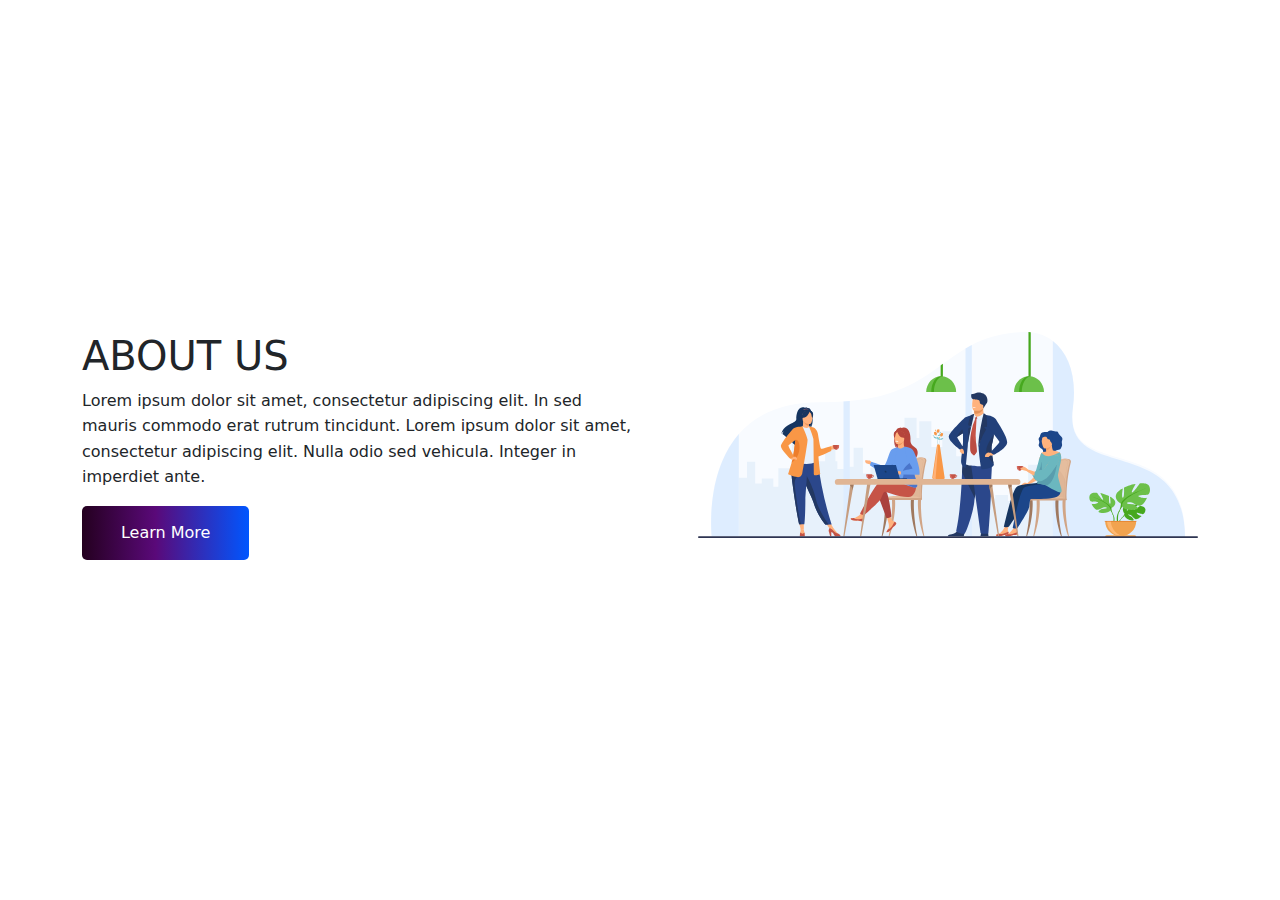
<file: AboutUs.html>
<!DOCTYPE html>
<html lang="en">
  <head>
    <meta charset="UTF-8" />
    <meta name="viewport" content="width=device-width, initial-scale=1.0" />
    <link rel="stylesheet" href="./css/About.css" />
    <link
      href="https://cdn.jsdelivr.net/npm/bootstrap@5.3.3/dist/css/bootstrap.min.css"
      rel="stylesheet"
      integrity="sha384-QWTKZyjpPEjISv5WaRU9OFeRpok6YctnYmDr5pNlyT2bRjXh0JMhjY6hW+ALEwIH"
      crossorigin="anonymous"
    />
    <title>AboutUs</title>
  </head>
  <body>
    <div>
      <div>
        <!DOCTYPE html>
        <html lang="en">
          <head>
            <meta charset="UTF-8" />
            <meta
              name="viewport"
              content="width=device-width, initial-scale=1.0"
            />
            <title>About Us</title>
          </head>
          <body>
            <div class="main_container">
                <div class="container">
                    <div class="w-50">
                      <h1>ABOUT US</h1>
                      <p>
                        Lorem ipsum dolor sit amet, consectetur adipiscing elit. In
                        sed mauris commodo erat rutrum tincidunt. Lorem ipsum dolor
                        sit amet, consectetur adipiscing elit. Nulla odio sed
                        vehicula. Integer in imperdiet ante.
                      </p>
                      <a href="./LearnAbout.html" class="text-decoration-none" > <button class="button">Learn More</button></a>
                    </div>
      
                    <div class="image">
                      <img
                        src="./assets/images/about1.svg"
                        alt="Team"
                      />
                    </div>
                  </div>
            </div>
            <script
              src="https://cdn.jsdelivr.net/npm/bootstrap@5.3.3/dist/js/bootstrap.bundle.min.js"
              integrity="sha384-YvpcrYf0tY3lHB60NNkmXc5s9fDVZLESaAA55NDzOxhy9GkcIdslK1eN7N6jIeHz"
              crossorigin="anonymous"
            ></script>
          </body>
        </html>
      </div>
    </div>
  </body>
</html>
</file>
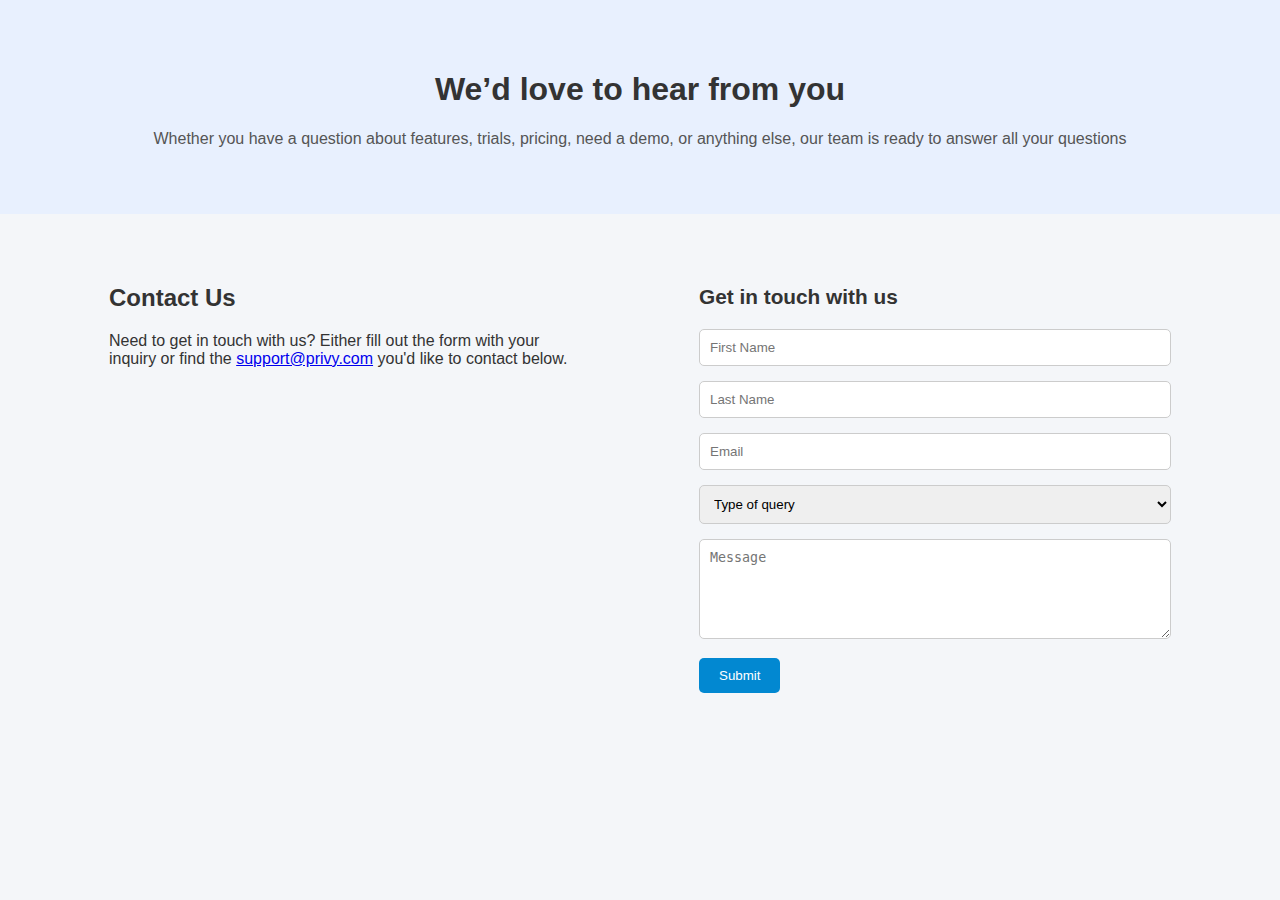
<file: contact.html>
<!DOCTYPE html>
<html lang="en">
<head>
    <meta charset="UTF-8">
    <meta name="viewport" content="width=device-width, initial-scale=1.0">
    <title>Freshworks Contact Page</title>
    <link rel="stylesheet" href="./css/contact.css">
</head>
<body>
    <header>
        <h1>We’d love to hear from you</h1>
        <p>Whether you have a question about features, trials, pricing, need a demo, or anything else, our team is ready to answer all your questions</p>
    </header>

    <section class="contact">
        <div class="sales-enquiries">
            <h2>Contact Us</h2>
            <p>Need to get in touch with us? Either fill out the form with your inquiry or find the <a href="mailto:support@privy.com">support@privy.com</a> you'd like to contact below.</p>

        </div>

        <div class="contact-form">
            <h3>Get in touch with us</h3>
            <form id="contactForm">
                <input type="text" id="firstName" placeholder="First Name" required>
                <input type="text" id="lastName" placeholder="Last Name" required>
                <input type="email" id="email" placeholder="Email" required>
                <select id="queryType">
                    <option value="" disabled selected>Type of query</option>
                    <option value="Support">Support</option>
                    <option value="General">General</option>
                </select>
                <textarea id="message" placeholder="Message" required></textarea>
                <button type="submit">Submit</button>
            </form>
        </div>
    </section>

    <script src="./js/contact.js"></script>
</body>
</html>
</file>
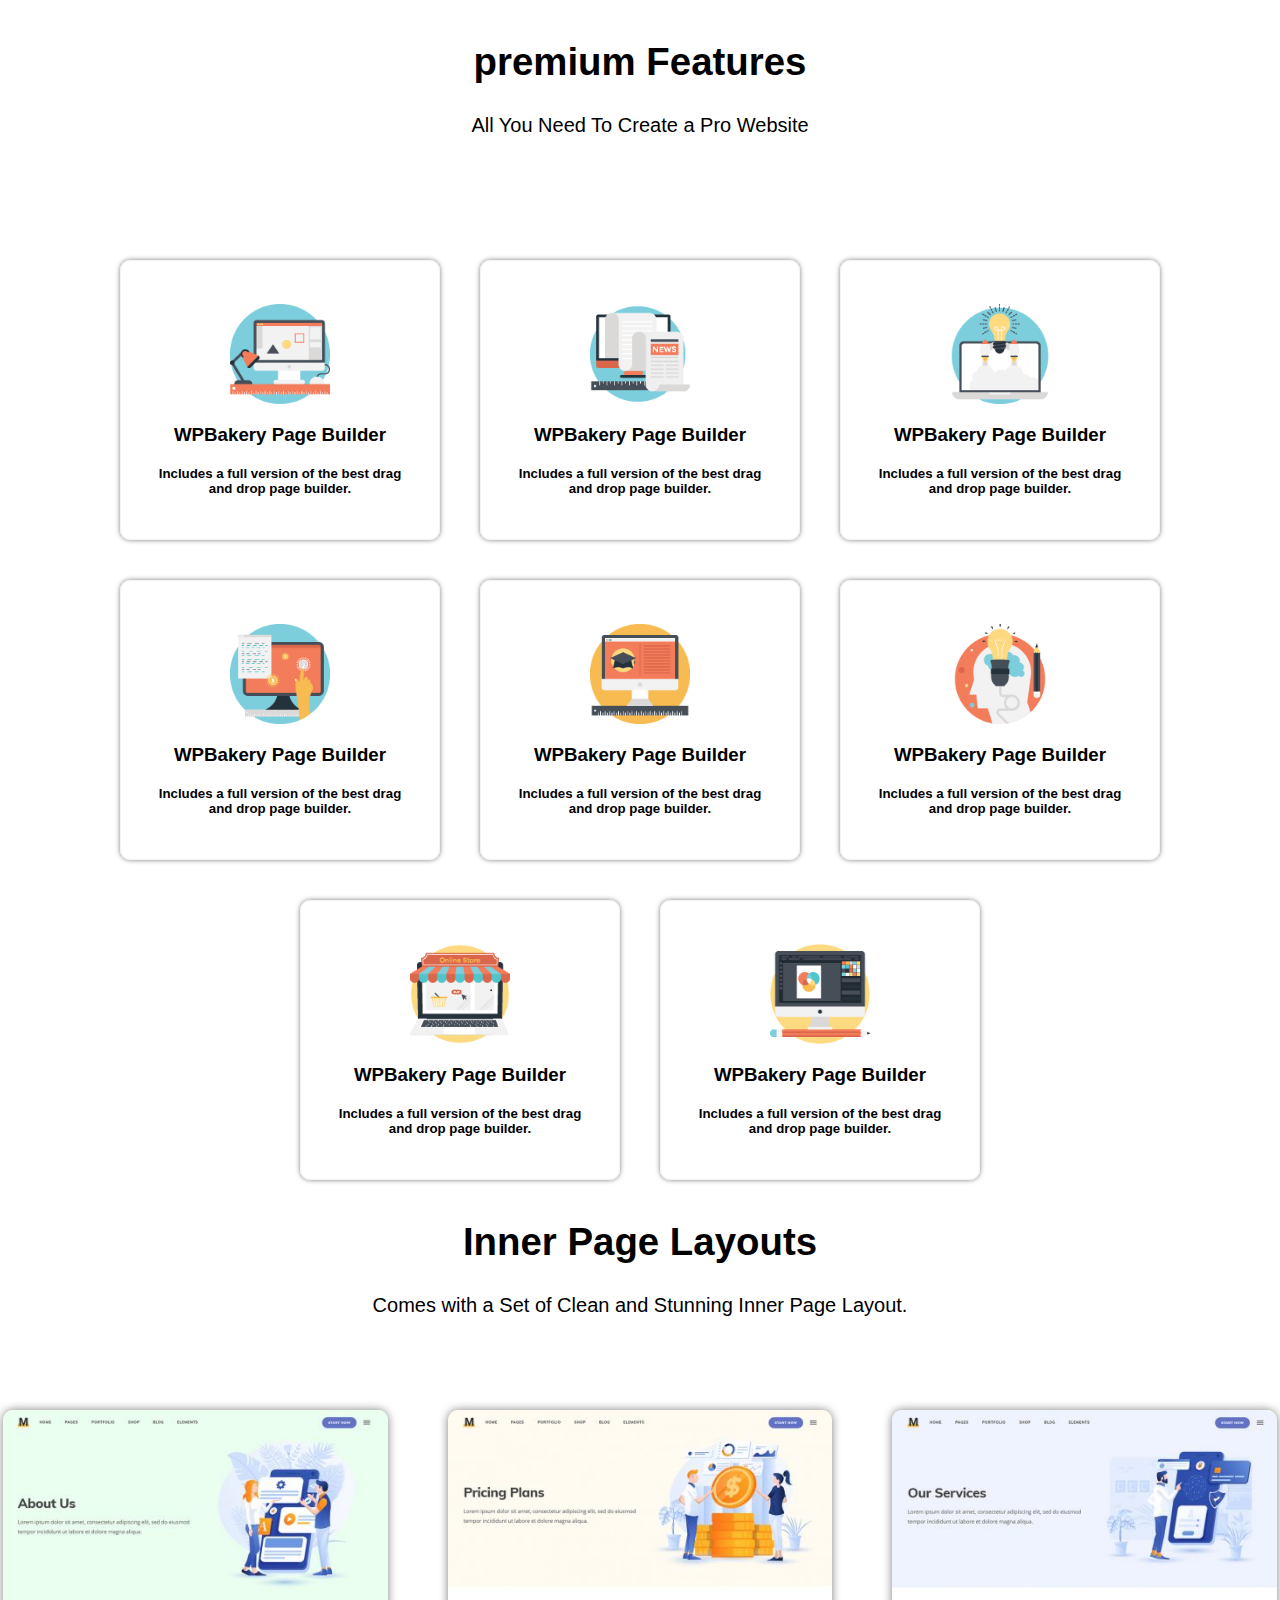
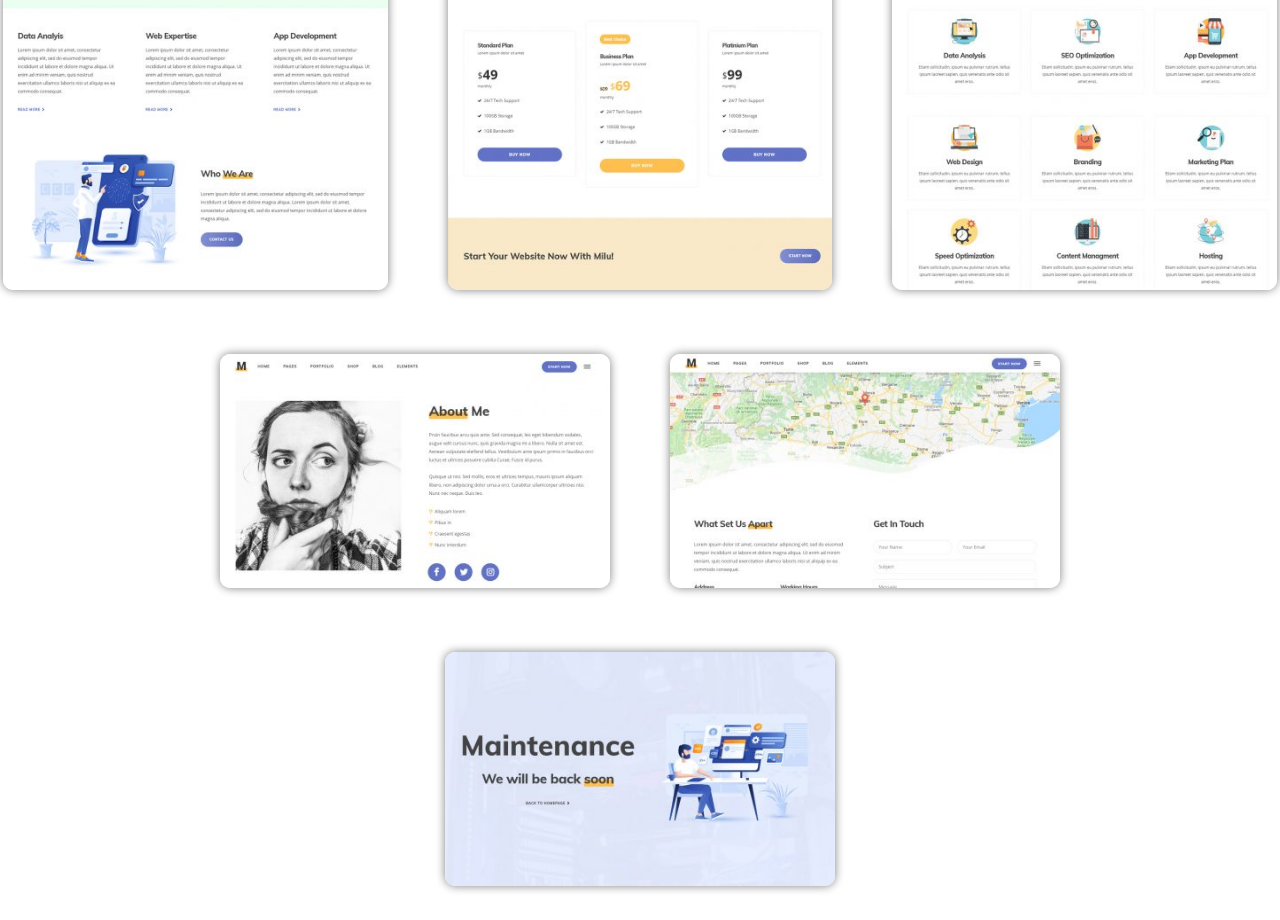
<file: container.html>
<!DOCTYPE html>
<html lang="en">
  <head>
    <meta charset="UTF-8" />
    <meta name="viewport" content="width=device-width, initial-scale=1.0" />
    <title>Document</title>
    <link rel="stylesheet" href="/css/container.css" />
  </head>
  <body>
    <div class="hero">
      <div class="khan">
        <h1 class="head1">premium Features</h1>
        <p class="good">All You Need To Create a Pro Website</p>
      </div>
      <div class="container-2">
        <div class="work10">
          <img src="./assets/icons/1.png" alt="" />
          <h3>WPBakery Page Builder</h3>
          <h5>
            Includes a full version of the best drag<br />
            and drop page builder.
          </h5>
        </div>
        <div class="work10">
          <img src="./assets/icons/2.png" alt="" />
          <h3>WPBakery Page Builder</h3>
          <h5>
            Includes a full version of the best drag<br />
            and drop page builder.
          </h5>
        </div>
        <div class="work10">
          <img src="./assets/icons/3.png" alt="" />
          <h3>WPBakery Page Builder</h3>
          <h5>
            Includes a full version of the best drag<br />
            and drop page builder.
          </h5>
        </div>
        <div class="work10">
          <img src="./assets/icons/4.png" alt="" />
          <h3>WPBakery Page Builder</h3>
          <h5>
            Includes a full version of the best drag<br />
            and drop page builder.
          </h5>
        </div>
        <div class="work10">
          <img src="./assets/icons/5.png" alt="" />
          <h3>WPBakery Page Builder</h3>
          <h5>
            Includes a full version of the best drag<br />
            and drop page builder.
          </h5>
        </div>
        <div class="work10">
          <img src="./assets/icons/6.png" alt="" />
          <h3>WPBakery Page Builder</h3>
          <h5>
            Includes a full version of the best drag<br />
            and drop page builder.
          </h5>
        </div>
        <div class="work10">
          <img src="./assets/icons/7.png" alt="" />
          <h3>WPBakery Page Builder</h3>
          <h5>
            Includes a full version of the best drag<br />
            and drop page builder.
          </h5>
        </div>
        <div class="work10">
          <img src="./assets/icons/8.png" alt="" />
          <h3>WPBakery Page Builder</h3>
          <h5>
            Includes a full version of the best drag<br />
            and drop page builder.
          </h5>
        </div>
      </div>
      <div class="khan">
        <h1 class="head1">Inner Page Layouts</h1>
        <p class="good po">
          Comes with a Set of Clean and Stunning Inner Page Layout.
        </p>
      </div>
      <!-- container-3 -->
      <div class="container-3">
        <div class="work20 mo">
          <img src="./assets/images/moinkhan.jpg" alt="" />
        </div>
        <div class="work20 mo">
          <img src="./assets/images/moinkhan1.jpg" alt="" />
        </div>
        <div class="work20 mo">
          <img src="./assets/images/moinkhan2.jpg" alt="" />
        </div>
        <div class="work20 co"><img src="./assets/images/moin1.jpg" alt="" /></div>
        <div class="work20 co"><img src="./assets/images/moin2.jpg" alt="" /></div>
        <div class="work20 co"><img src="./assets/images/moin3.jpg" alt="" /></div>
      </div>
    </div>
  </body>
</html>
</file>
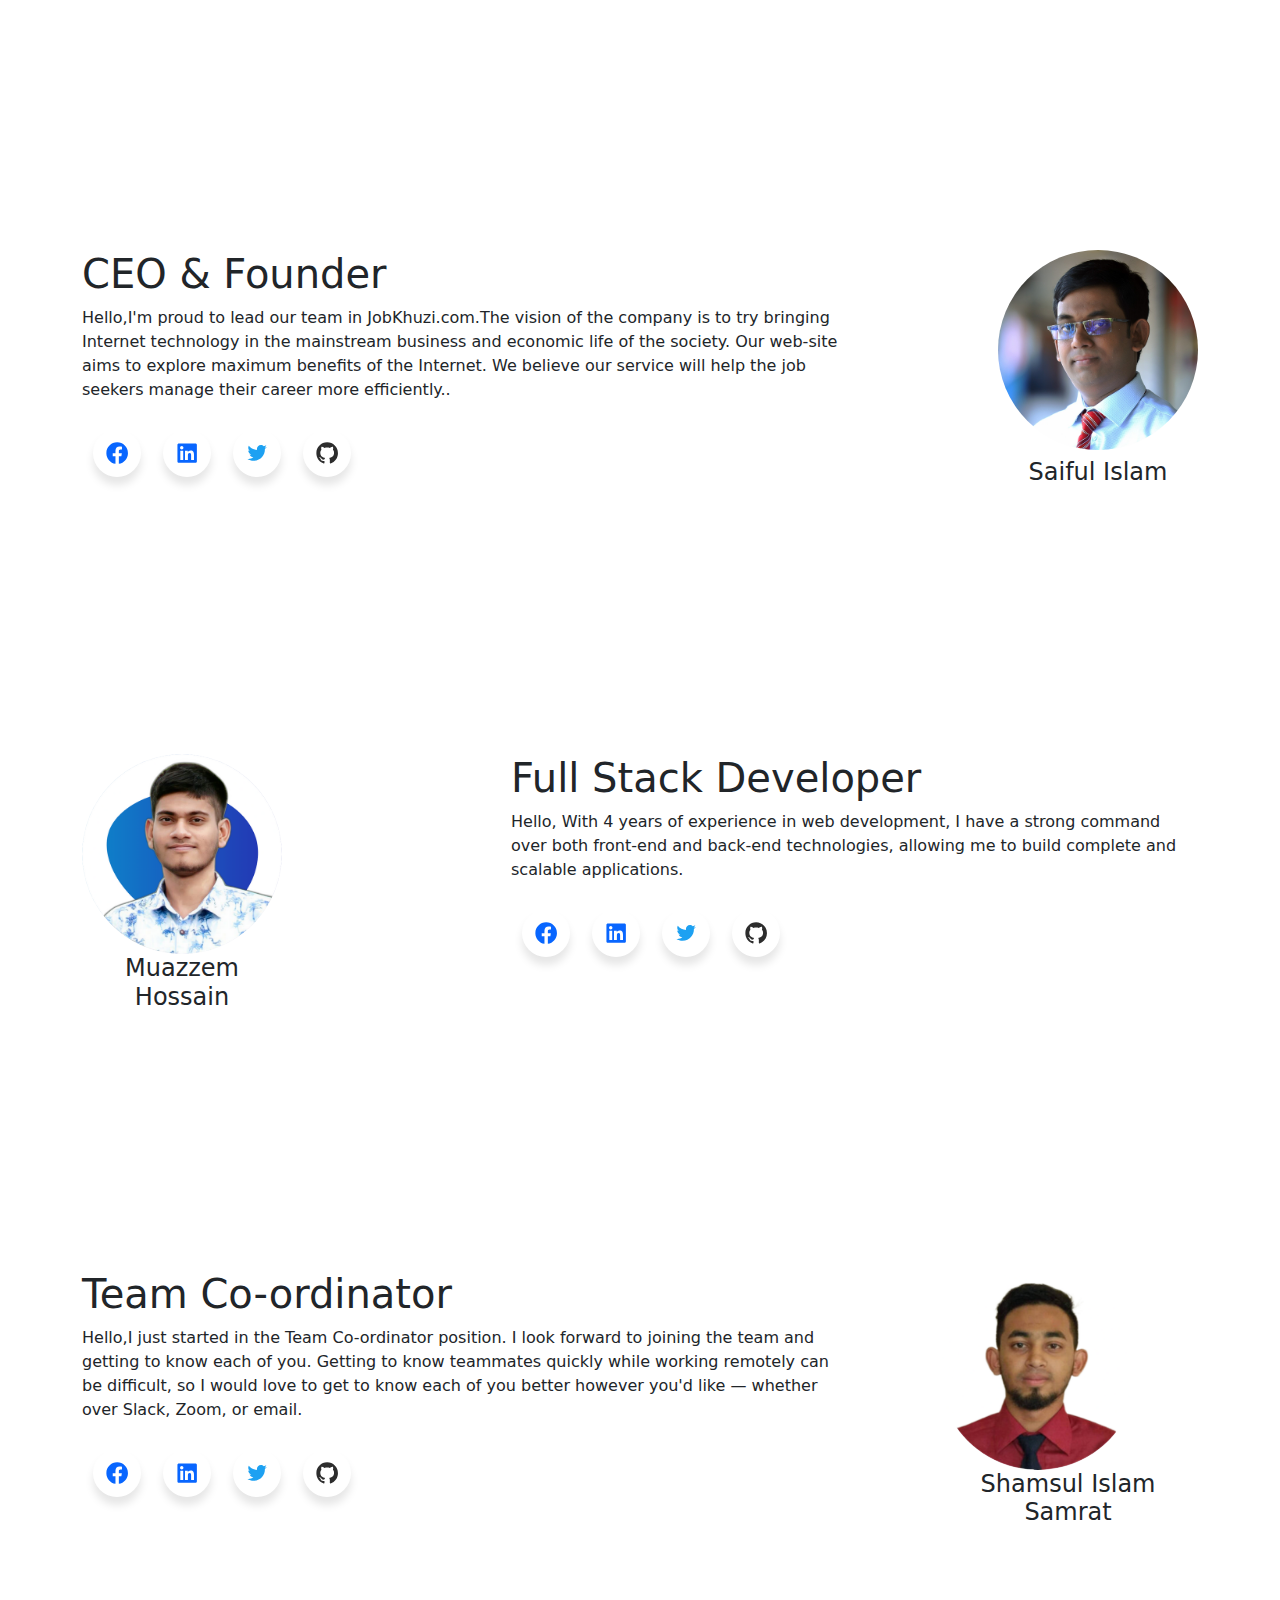
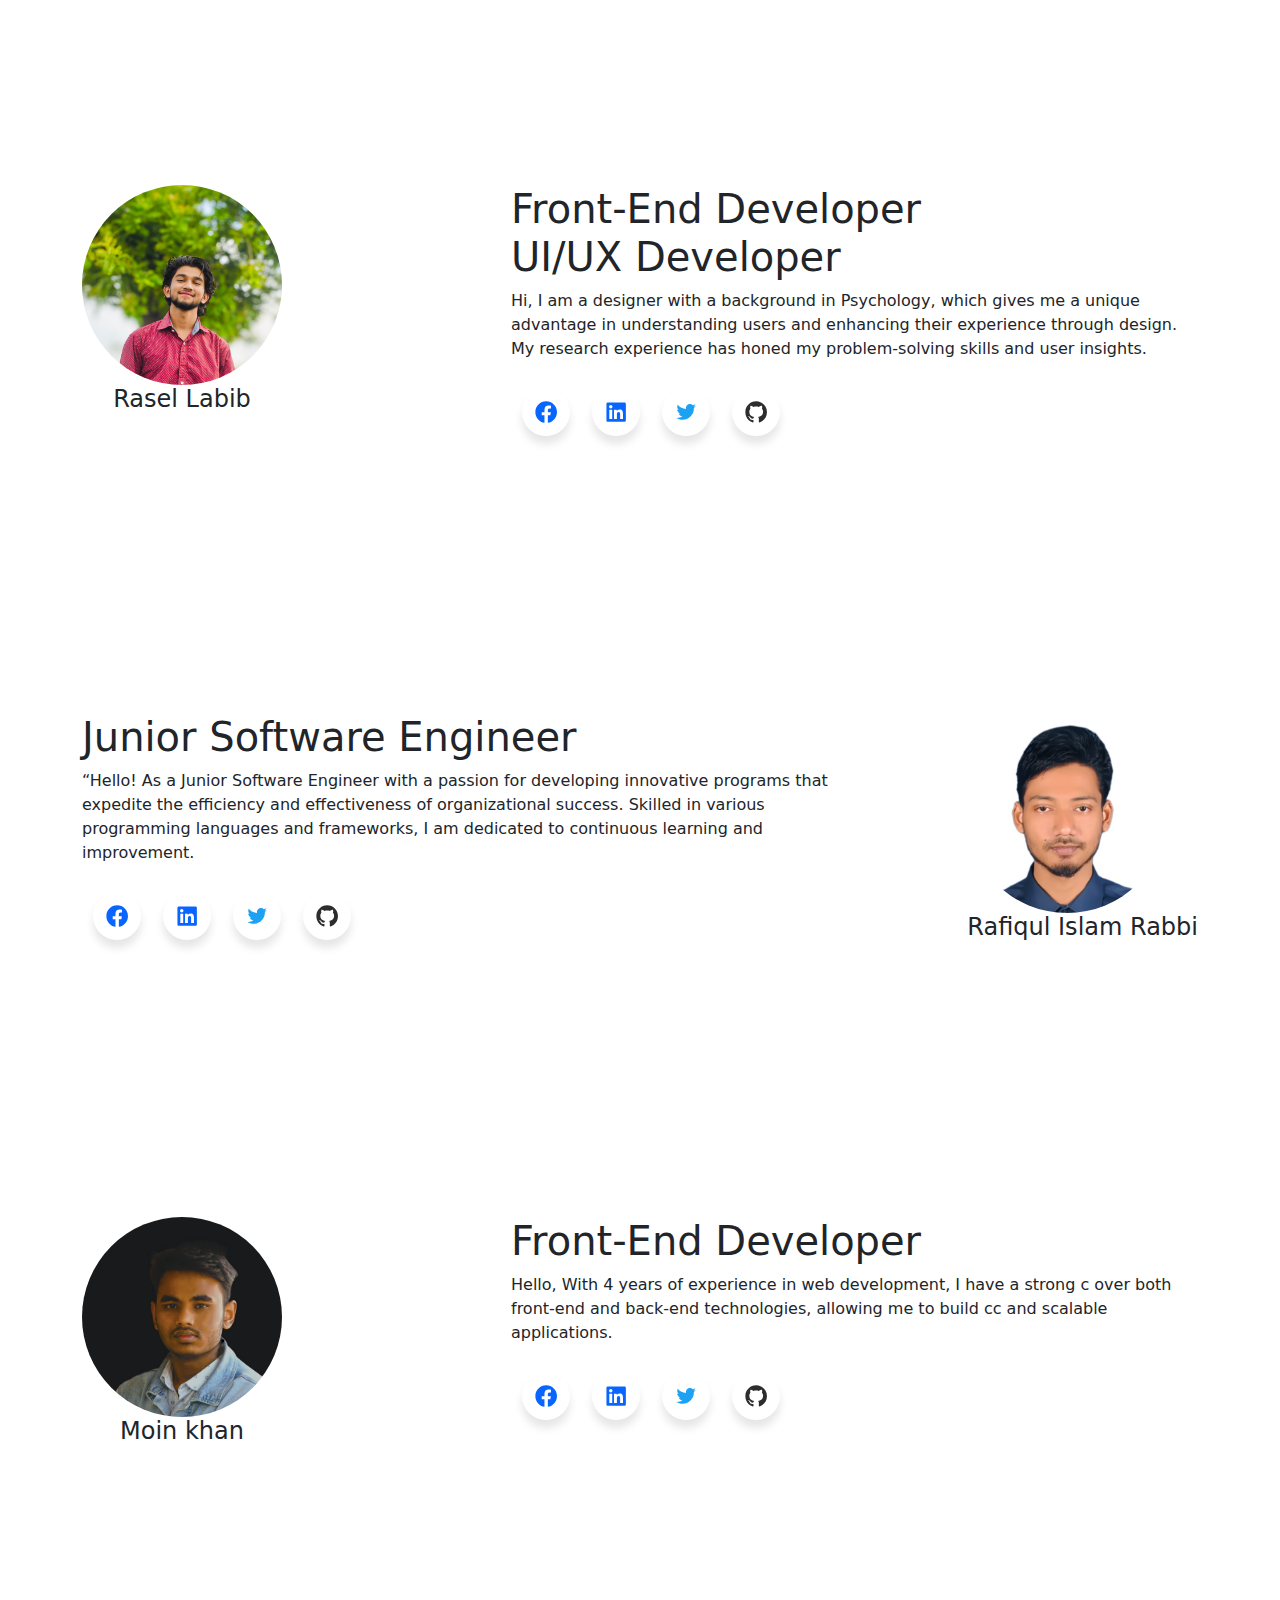
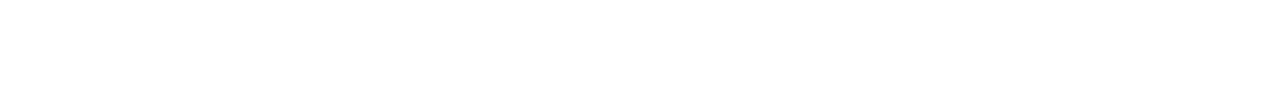
<file: LearnAbout.html>
<!DOCTYPE html>
<html lang="en">
  <head>
    <meta charset="UTF-8" />
    <meta name="viewport" content="width=device-width, initial-scale=1.0" />
    <link rel="stylesheet" href="./css/LearnAbout.css" />
    <link
      href="https://cdn.jsdelivr.net/npm/bootstrap@5.3.3/dist/css/bootstrap.min.css"
      rel="stylesheet"
      integrity="sha384-QWTKZyjpPEjISv5WaRU9OFeRpok6YctnYmDr5pNlyT2bRjXh0JMhjY6hW+ALEwIH"
      crossorigin="anonymous"
    />
    <title>Document</title>
  </head>
  <body>
    <div class="aboutContent container 1">
      <div class="me-5 pe-5 w-75">
        <div class="header">
          <h1>CEO & Founder</h1>
        </div>
        <div class="content">
          <p>
            Hello,I'm proud to lead our team in JobKhuzi.com.The vision of the
            company is to try bringing Internet technology in the mainstream
            business and economic life of the society. Our web-site aims to
            explore maximum benefits of the Internet. We believe our service
            will help the job seekers manage their career more efficiently..
          </p>
        </div>
        <div class="social-links">
          <ul class="wrapper">
            <a
              class="icon facebook"
              href="https://www.facebook.com/mr.saiful.azad"
              target="-blank"
            >
              <li>
                <svg
                  xmlns="http://www.w3.org/2000/svg"
                  viewBox="0 0 24 24"
                  height="1.8em"
                  class="facebook"
                  fill="currentColor"
                >
                  <path
                    d="M12.001 2C6.47813 2 2.00098 6.47715 2.00098 12C2.00098 16.9913 5.65783 21.1283 10.4385 21.8785V14.8906H7.89941V12H10.4385V9.79688C10.4385 7.29063 11.9314 5.90625 14.2156 5.90625C15.3097 5.90625 16.4541 6.10156 16.4541 6.10156V8.5625H15.1931C13.9509 8.5625 13.5635 9.33334 13.5635 10.1242V12H16.3369L15.8936 14.8906H13.5635V21.8785C18.3441 21.1283 22.001 16.9913 22.001 12C22.001 6.47715 17.5238 2 12.001 2Z"
                  ></path>
                </svg></li
            ></a>
            <a
              class="icon facebook"
              href="https://www.linkedin.com/in/saifulazad/"
              target="-blank"
            >
              <li>
                <svg
                  height="1.8em"
                  xmlns="http://www.w3.org/2000/svg"
                  viewBox="0 0 24 24"
                  fill="currentColor"
                >
                  <path
                    d="M18.3362 18.339H15.6707V14.1622C15.6707 13.1662 15.6505 11.8845 14.2817 11.8845C12.892 11.8845 12.6797 12.9683 12.6797 14.0887V18.339H10.0142V9.75H12.5747V10.9207H12.6092C12.967 10.2457 13.837 9.53325 15.1367 9.53325C17.8375 9.53325 18.337 11.3108 18.337 13.6245V18.339H18.3362ZM7.00373 8.57475C6.14573 8.57475 5.45648 7.88025 5.45648 7.026C5.45648 6.1725 6.14648 5.47875 7.00373 5.47875C7.85873 5.47875 8.55173 6.1725 8.55173 7.026C8.55173 7.88025 7.85798 8.57475 7.00373 8.57475ZM8.34023 18.339H5.66723V9.75H8.34023V18.339ZM19.6697 3H4.32923C3.59498 3 3.00098 3.5805 3.00098 4.29675V19.7033C3.00098 20.4202 3.59498 21 4.32923 21H19.6675C20.401 21 21.001 20.4202 21.001 19.7033V4.29675C21.001 3.5805 20.401 3 19.6675 3H19.6697Z"
                  ></path>
                </svg></li
            ></a>
            <a
              class="icon twitter"
              href="https://x.com/jobkhuzi"
              target="-blank"
            >
              <li>
                <svg
                  height="1.8em"
                  fill="currentColor"
                  viewBox="0 0 48 48"
                  xmlns="http://www.w3.org/2000/svg"
                  class="twitter"
                >
                  <path
                    d="M42,12.429c-1.323,0.586-2.746,0.977-4.247,1.162c1.526-0.906,2.7-2.351,3.251-4.058c-1.428,0.837-3.01,1.452-4.693,1.776C34.967,9.884,33.05,9,30.926,9c-4.08,0-7.387,3.278-7.387,7.32c0,0.572,0.067,1.129,0.193,1.67c-6.138-0.308-11.582-3.226-15.224-7.654c-0.64,1.082-1,2.349-1,3.686c0,2.541,1.301,4.778,3.285,6.096c-1.211-0.037-2.351-0.374-3.349-0.914c0,0.022,0,0.055,0,0.086c0,3.551,2.547,6.508,5.923,7.181c-0.617,0.169-1.269,0.263-1.941,0.263c-0.477,0-0.942-0.054-1.392-0.135c0.94,2.902,3.667,5.023,6.898,5.086c-2.528,1.96-5.712,3.134-9.174,3.134c-0.598,0-1.183-0.034-1.761-0.104C9.268,36.786,13.152,38,17.321,38c13.585,0,21.017-11.156,21.017-20.834c0-0.317-0.01-0.633-0.025-0.945C39.763,15.197,41.013,13.905,42,12.429"
                  ></path>
                </svg></li
            ></a>
            <a
              class="icon youtube"
              href="https://github.com/saifulazad"
              target="-blank"
            >
              <li>
                <svg
                  xmlns="http://www.w3.org/2000/svg"
                  viewBox="0 0 24 24"
                  height="1.8em"
                  fill="currentColor"
                  class="youtube"
                >
                  <path
                    d="M12.001 2C6.47598 2 2.00098 6.475 2.00098 12C2.00098 16.425 4.86348 20.1625 8.83848 21.4875C9.33848 21.575 9.52598 21.275 9.52598 21.0125C9.52598 20.775 9.51348 19.9875 9.51348 19.15C7.00098 19.6125 6.35098 18.5375 6.15098 17.975C6.03848 17.6875 5.55098 16.8 5.12598 16.5625C4.77598 16.375 4.27598 15.9125 5.11348 15.9C5.90098 15.8875 6.46348 16.625 6.65098 16.925C7.55098 18.4375 8.98848 18.0125 9.56348 17.75C9.65098 17.1 9.91348 16.6625 10.201 16.4125C7.97598 16.1625 5.65098 15.3 5.65098 11.475C5.65098 10.3875 6.03848 9.4875 6.67598 8.7875C6.57598 8.5375 6.22598 7.5125 6.77598 6.1375C6.77598 6.1375 7.61348 5.875 9.52598 7.1625C10.326 6.9375 11.176 6.825 12.026 6.825C12.876 6.825 13.726 6.9375 14.526 7.1625C16.4385 5.8625 17.276 6.1375 17.276 6.1375C17.826 7.5125 17.476 8.5375 17.376 8.7875C18.0135 9.4875 18.401 10.375 18.401 11.475C18.401 15.3125 16.0635 16.1625 13.8385 16.4125C14.201 16.725 14.5135 17.325 14.5135 18.2625C14.5135 19.6 14.501 20.675 14.501 21.0125C14.501 21.275 14.6885 21.5875 15.1885 21.4875C19.259 20.1133 21.9999 16.2963 22.001 12C22.001 6.475 17.526 2 12.001 2Z"
                  ></path>
                </svg></li
            ></a>
          </ul>
        </div>
      </div>

      <div class="text-center">
        <div class="profile-picture">
          <img
            src="./assets/TM0B5P75H-UMBQDQ9RB-709bb6025756-512.jpg"
            alt="Profile Picture"
          />
        </div>
        <div class="name pt-2">
          <h4>Saiful Islam</h4>
        </div>
      </div>
    </div>
    <div class="right container">
      <div class="text-center">
        <div class="profile-picture">
          <img
            src="./assets/TM0B5P75H-U02HD9GAR3K-5c2b75fd288f-512.png"
            alt="Profile Picture"
          />
        </div>
        <div class="name">
          <h4>Muazzem Hossain</h4>
        </div>
      </div>
      <div class="w-100 d-flex justify-content-end">
        <div class="w-75">
          <div class="header">
            <h1>Full Stack Developer</h1>
          </div>
          <div class="content">
            <p>
              Hello, With 4 years of experience in web development, I have a
              strong command over both front-end and back-end technologies,
              allowing me to build complete and scalable applications.
            </p>
          </div>
          <div class="social-links">
            <ul class="wrapper">
              <a
                class="icon facebook"
                href="https://www.facebook.com/muazzem.mamun2000"
                target="-blank"
              >
                <li>
                  <svg
                    xmlns="http://www.w3.org/2000/svg"
                    viewBox="0 0 24 24"
                    height="1.8em"
                    class="facebook"
                    fill="currentColor"
                  >
                    <path
                      d="M12.001 2C6.47813 2 2.00098 6.47715 2.00098 12C2.00098 16.9913 5.65783 21.1283 10.4385 21.8785V14.8906H7.89941V12H10.4385V9.79688C10.4385 7.29063 11.9314 5.90625 14.2156 5.90625C15.3097 5.90625 16.4541 6.10156 16.4541 6.10156V8.5625H15.1931C13.9509 8.5625 13.5635 9.33334 13.5635 10.1242V12H16.3369L15.8936 14.8906H13.5635V21.8785C18.3441 21.1283 22.001 16.9913 22.001 12C22.001 6.47715 17.5238 2 12.001 2Z"
                    ></path>
                  </svg></li
              ></a>
              <a
                class="icon facebook"
                href="https://www.linkedin.com/in/muazzem-hossain/"
                target="-blank"
              >
                <li>
                  <svg
                    height="1.8em"
                    xmlns="http://www.w3.org/2000/svg"
                    viewBox="0 0 24 24"
                    fill="currentColor"
                  >
                    <path
                      d="M18.3362 18.339H15.6707V14.1622C15.6707 13.1662 15.6505 11.8845 14.2817 11.8845C12.892 11.8845 12.6797 12.9683 12.6797 14.0887V18.339H10.0142V9.75H12.5747V10.9207H12.6092C12.967 10.2457 13.837 9.53325 15.1367 9.53325C17.8375 9.53325 18.337 11.3108 18.337 13.6245V18.339H18.3362ZM7.00373 8.57475C6.14573 8.57475 5.45648 7.88025 5.45648 7.026C5.45648 6.1725 6.14648 5.47875 7.00373 5.47875C7.85873 5.47875 8.55173 6.1725 8.55173 7.026C8.55173 7.88025 7.85798 8.57475 7.00373 8.57475ZM8.34023 18.339H5.66723V9.75H8.34023V18.339ZM19.6697 3H4.32923C3.59498 3 3.00098 3.5805 3.00098 4.29675V19.7033C3.00098 20.4202 3.59498 21 4.32923 21H19.6675C20.401 21 21.001 20.4202 21.001 19.7033V4.29675C21.001 3.5805 20.401 3 19.6675 3H19.6697Z"
                    ></path>
                  </svg></li
              ></a>
              <a
                class="icon twitter"
                href="https://x.com/muazzemmamun"
                target="-blank"
              >
                <li>
                  <svg
                    height="1.8em"
                    fill="currentColor"
                    viewBox="0 0 48 48"
                    xmlns="http://www.w3.org/2000/svg"
                    class="twitter"
                  >
                    <path
                      d="M42,12.429c-1.323,0.586-2.746,0.977-4.247,1.162c1.526-0.906,2.7-2.351,3.251-4.058c-1.428,0.837-3.01,1.452-4.693,1.776C34.967,9.884,33.05,9,30.926,9c-4.08,0-7.387,3.278-7.387,7.32c0,0.572,0.067,1.129,0.193,1.67c-6.138-0.308-11.582-3.226-15.224-7.654c-0.64,1.082-1,2.349-1,3.686c0,2.541,1.301,4.778,3.285,6.096c-1.211-0.037-2.351-0.374-3.349-0.914c0,0.022,0,0.055,0,0.086c0,3.551,2.547,6.508,5.923,7.181c-0.617,0.169-1.269,0.263-1.941,0.263c-0.477,0-0.942-0.054-1.392-0.135c0.94,2.902,3.667,5.023,6.898,5.086c-2.528,1.96-5.712,3.134-9.174,3.134c-0.598,0-1.183-0.034-1.761-0.104C9.268,36.786,13.152,38,17.321,38c13.585,0,21.017-11.156,21.017-20.834c0-0.317-0.01-0.633-0.025-0.945C39.763,15.197,41.013,13.905,42,12.429"
                    ></path>
                  </svg></li
              ></a>
              <a
                class="icon youtube"
                href="https://github.com/muazzeem"
                target="-blank"
              >
                <li>
                  <svg
                    xmlns="http://www.w3.org/2000/svg"
                    viewBox="0 0 24 24"
                    height="1.8em"
                    fill="currentColor"
                    class="youtube"
                  >
                    <path
                      d="M12.001 2C6.47598 2 2.00098 6.475 2.00098 12C2.00098 16.425 4.86348 20.1625 8.83848 21.4875C9.33848 21.575 9.52598 21.275 9.52598 21.0125C9.52598 20.775 9.51348 19.9875 9.51348 19.15C7.00098 19.6125 6.35098 18.5375 6.15098 17.975C6.03848 17.6875 5.55098 16.8 5.12598 16.5625C4.77598 16.375 4.27598 15.9125 5.11348 15.9C5.90098 15.8875 6.46348 16.625 6.65098 16.925C7.55098 18.4375 8.98848 18.0125 9.56348 17.75C9.65098 17.1 9.91348 16.6625 10.201 16.4125C7.97598 16.1625 5.65098 15.3 5.65098 11.475C5.65098 10.3875 6.03848 9.4875 6.67598 8.7875C6.57598 8.5375 6.22598 7.5125 6.77598 6.1375C6.77598 6.1375 7.61348 5.875 9.52598 7.1625C10.326 6.9375 11.176 6.825 12.026 6.825C12.876 6.825 13.726 6.9375 14.526 7.1625C16.4385 5.8625 17.276 6.1375 17.276 6.1375C17.826 7.5125 17.476 8.5375 17.376 8.7875C18.0135 9.4875 18.401 10.375 18.401 11.475C18.401 15.3125 16.0635 16.1625 13.8385 16.4125C14.201 16.725 14.5135 17.325 14.5135 18.2625C14.5135 19.6 14.501 20.675 14.501 21.0125C14.501 21.275 14.6885 21.5875 15.1885 21.4875C19.259 20.1133 21.9999 16.2963 22.001 12C22.001 6.475 17.526 2 12.001 2Z"
                    ></path>
                  </svg></li
              ></a>
            </ul>
          </div>
        </div>
      </div>
    </div>
    <div class="aboutContent container 1">
      <div class="me-5 pe-5 w-75">
        <div class="header">
          <h1>Team Co-ordinator</h1>
        </div>
        <div class="content">
          <p>
            Hello,I just started in the Team Co-ordinator position. I look
            forward to joining the team and getting to know each of you. Getting
            to know teammates quickly while working remotely can be difficult,
            so I would love to get to know each of you better however you'd like
            — whether over Slack, Zoom, or email.
          </p>
        </div>
        <div class="social-links">
          <ul class="wrapper">
            <a
              class="icon facebook"
              href="https://www.facebook.com/shamsulsamrat1090"
              target="-blank"
            >
              <li>
                <svg
                  xmlns="http://www.w3.org/2000/svg"
                  viewBox="0 0 24 24"
                  height="1.8em"
                  class="facebook"
                  fill="currentColor"
                >
                  <path
                    d="M12.001 2C6.47813 2 2.00098 6.47715 2.00098 12C2.00098 16.9913 5.65783 21.1283 10.4385 21.8785V14.8906H7.89941V12H10.4385V9.79688C10.4385 7.29063 11.9314 5.90625 14.2156 5.90625C15.3097 5.90625 16.4541 6.10156 16.4541 6.10156V8.5625H15.1931C13.9509 8.5625 13.5635 9.33334 13.5635 10.1242V12H16.3369L15.8936 14.8906H13.5635V21.8785C18.3441 21.1283 22.001 16.9913 22.001 12C22.001 6.47715 17.5238 2 12.001 2Z"
                  ></path>
                </svg></li
            ></a>
            <a
              class="icon facebook"
              href="https://www.linkedin.com/in/shamsulislamsamrat/"
              target="-blank"
            >
              <li>
                <svg
                  height="1.8em"
                  xmlns="http://www.w3.org/2000/svg"
                  viewBox="0 0 24 24"
                  fill="currentColor"
                >
                  <path
                    d="M18.3362 18.339H15.6707V14.1622C15.6707 13.1662 15.6505 11.8845 14.2817 11.8845C12.892 11.8845 12.6797 12.9683 12.6797 14.0887V18.339H10.0142V9.75H12.5747V10.9207H12.6092C12.967 10.2457 13.837 9.53325 15.1367 9.53325C17.8375 9.53325 18.337 11.3108 18.337 13.6245V18.339H18.3362ZM7.00373 8.57475C6.14573 8.57475 5.45648 7.88025 5.45648 7.026C5.45648 6.1725 6.14648 5.47875 7.00373 5.47875C7.85873 5.47875 8.55173 6.1725 8.55173 7.026C8.55173 7.88025 7.85798 8.57475 7.00373 8.57475ZM8.34023 18.339H5.66723V9.75H8.34023V18.339ZM19.6697 3H4.32923C3.59498 3 3.00098 3.5805 3.00098 4.29675V19.7033C3.00098 20.4202 3.59498 21 4.32923 21H19.6675C20.401 21 21.001 20.4202 21.001 19.7033V4.29675C21.001 3.5805 20.401 3 19.6675 3H19.6697Z"
                  ></path>
                </svg></li
            ></a>
            <a
              class="icon twitter"
              href="https://x.com/jobkhuzi"
              target="-blank"
            >
              <li>
                <svg
                  height="1.8em"
                  fill="currentColor"
                  viewBox="0 0 48 48"
                  xmlns="http://www.w3.org/2000/svg"
                  class="twitter"
                >
                  <path
                    d="M42,12.429c-1.323,0.586-2.746,0.977-4.247,1.162c1.526-0.906,2.7-2.351,3.251-4.058c-1.428,0.837-3.01,1.452-4.693,1.776C34.967,9.884,33.05,9,30.926,9c-4.08,0-7.387,3.278-7.387,7.32c0,0.572,0.067,1.129,0.193,1.67c-6.138-0.308-11.582-3.226-15.224-7.654c-0.64,1.082-1,2.349-1,3.686c0,2.541,1.301,4.778,3.285,6.096c-1.211-0.037-2.351-0.374-3.349-0.914c0,0.022,0,0.055,0,0.086c0,3.551,2.547,6.508,5.923,7.181c-0.617,0.169-1.269,0.263-1.941,0.263c-0.477,0-0.942-0.054-1.392-0.135c0.94,2.902,3.667,5.023,6.898,5.086c-2.528,1.96-5.712,3.134-9.174,3.134c-0.598,0-1.183-0.034-1.761-0.104C9.268,36.786,13.152,38,17.321,38c13.585,0,21.017-11.156,21.017-20.834c0-0.317-0.01-0.633-0.025-0.945C39.763,15.197,41.013,13.905,42,12.429"
                  ></path>
                </svg></li
            ></a>
            <a
              class="icon youtube"
              href="https://x.com/jobkhuzi"
              target="-blank"
            >
              <li>
                <svg
                  xmlns="http://www.w3.org/2000/svg"
                  viewBox="0 0 24 24"
                  height="1.8em"
                  fill="currentColor"
                  class="youtube"
                >
                  <path
                    d="M12.001 2C6.47598 2 2.00098 6.475 2.00098 12C2.00098 16.425 4.86348 20.1625 8.83848 21.4875C9.33848 21.575 9.52598 21.275 9.52598 21.0125C9.52598 20.775 9.51348 19.9875 9.51348 19.15C7.00098 19.6125 6.35098 18.5375 6.15098 17.975C6.03848 17.6875 5.55098 16.8 5.12598 16.5625C4.77598 16.375 4.27598 15.9125 5.11348 15.9C5.90098 15.8875 6.46348 16.625 6.65098 16.925C7.55098 18.4375 8.98848 18.0125 9.56348 17.75C9.65098 17.1 9.91348 16.6625 10.201 16.4125C7.97598 16.1625 5.65098 15.3 5.65098 11.475C5.65098 10.3875 6.03848 9.4875 6.67598 8.7875C6.57598 8.5375 6.22598 7.5125 6.77598 6.1375C6.77598 6.1375 7.61348 5.875 9.52598 7.1625C10.326 6.9375 11.176 6.825 12.026 6.825C12.876 6.825 13.726 6.9375 14.526 7.1625C16.4385 5.8625 17.276 6.1375 17.276 6.1375C17.826 7.5125 17.476 8.5375 17.376 8.7875C18.0135 9.4875 18.401 10.375 18.401 11.475C18.401 15.3125 16.0635 16.1625 13.8385 16.4125C14.201 16.725 14.5135 17.325 14.5135 18.2625C14.5135 19.6 14.501 20.675 14.501 21.0125C14.501 21.275 14.6885 21.5875 15.1885 21.4875C19.259 20.1133 21.9999 16.2963 22.001 12C22.001 6.475 17.526 2 12.001 2Z"
                  ></path>
                </svg></li
            ></a>
          </ul>
        </div>
      </div>
      <div class="text-center">
        <div class="profile-picture">
          <img
            src="./assets/TM0B5P75H-U02GH50R15H-26d47fd1ff68-512.png"
            alt="Profile Picture"
          />
        </div>
        <div class="name">
          <h4>Shamsul Islam Samrat</h4>
        </div>
      </div>
    </div>
    <div class="right container">
      <div class="text-center">
        <div class="profile-picture">
          <img
            src="./assets/A88E09F4-682F-4E58-95DB-0713EA2B75E6_1_201_a.jpeg"
            alt="Profile Picture"
          />
        </div>
        <div class="name">
          <h4>Rasel Labib</h4>
        </div>
      </div>
      <div class="w-100 d-flex justify-content-end">
        <div class="w-75">
          <div class="header">
            <h1>
              Front-End Developer <br />
              UI/UX Developer
            </h1>
          </div>
          <div class="content">
            <p>
              Hi, I am a designer with a background in Psychology, which gives
              me a unique advantage in understanding users and enhancing their
              experience through design. My research experience has honed my
              problem-solving skills and user insights.
            </p>
          </div>
          <div class="social-links">
            <ul class="wrapper">
              <a
                class="icon facebook"
                href="https://www.facebook.com/mr.saiful.azad"
                target="-blank"
              >
                <li>
                  <svg
                    xmlns="http://www.w3.org/2000/svg"
                    viewBox="0 0 24 24"
                    height="1.8em"
                    class="facebook"
                    fill="currentColor"
                  >
                    <path
                      d="M12.001 2C6.47813 2 2.00098 6.47715 2.00098 12C2.00098 16.9913 5.65783 21.1283 10.4385 21.8785V14.8906H7.89941V12H10.4385V9.79688C10.4385 7.29063 11.9314 5.90625 14.2156 5.90625C15.3097 5.90625 16.4541 6.10156 16.4541 6.10156V8.5625H15.1931C13.9509 8.5625 13.5635 9.33334 13.5635 10.1242V12H16.3369L15.8936 14.8906H13.5635V21.8785C18.3441 21.1283 22.001 16.9913 22.001 12C22.001 6.47715 17.5238 2 12.001 2Z"
                    ></path>
                  </svg></li
              ></a>
              <a
                class="icon facebook"
                href="https://www.linkedin.com/in/saifulazad/"
                target="-blank"
              >
                <li>
                  <svg
                    height="1.8em"
                    xmlns="http://www.w3.org/2000/svg"
                    viewBox="0 0 24 24"
                    fill="currentColor"
                  >
                    <path
                      d="M18.3362 18.339H15.6707V14.1622C15.6707 13.1662 15.6505 11.8845 14.2817 11.8845C12.892 11.8845 12.6797 12.9683 12.6797 14.0887V18.339H10.0142V9.75H12.5747V10.9207H12.6092C12.967 10.2457 13.837 9.53325 15.1367 9.53325C17.8375 9.53325 18.337 11.3108 18.337 13.6245V18.339H18.3362ZM7.00373 8.57475C6.14573 8.57475 5.45648 7.88025 5.45648 7.026C5.45648 6.1725 6.14648 5.47875 7.00373 5.47875C7.85873 5.47875 8.55173 6.1725 8.55173 7.026C8.55173 7.88025 7.85798 8.57475 7.00373 8.57475ZM8.34023 18.339H5.66723V9.75H8.34023V18.339ZM19.6697 3H4.32923C3.59498 3 3.00098 3.5805 3.00098 4.29675V19.7033C3.00098 20.4202 3.59498 21 4.32923 21H19.6675C20.401 21 21.001 20.4202 21.001 19.7033V4.29675C21.001 3.5805 20.401 3 19.6675 3H19.6697Z"
                    ></path>
                  </svg></li
              ></a>
              <a
                class="icon twitter"
                href="https://x.com/jobkhuzi"
                target="-blank"
              >
                <li>
                  <svg
                    height="1.8em"
                    fill="currentColor"
                    viewBox="0 0 48 48"
                    xmlns="http://www.w3.org/2000/svg"
                    class="twitter"
                  >
                    <path
                      d="M42,12.429c-1.323,0.586-2.746,0.977-4.247,1.162c1.526-0.906,2.7-2.351,3.251-4.058c-1.428,0.837-3.01,1.452-4.693,1.776C34.967,9.884,33.05,9,30.926,9c-4.08,0-7.387,3.278-7.387,7.32c0,0.572,0.067,1.129,0.193,1.67c-6.138-0.308-11.582-3.226-15.224-7.654c-0.64,1.082-1,2.349-1,3.686c0,2.541,1.301,4.778,3.285,6.096c-1.211-0.037-2.351-0.374-3.349-0.914c0,0.022,0,0.055,0,0.086c0,3.551,2.547,6.508,5.923,7.181c-0.617,0.169-1.269,0.263-1.941,0.263c-0.477,0-0.942-0.054-1.392-0.135c0.94,2.902,3.667,5.023,6.898,5.086c-2.528,1.96-5.712,3.134-9.174,3.134c-0.598,0-1.183-0.034-1.761-0.104C9.268,36.786,13.152,38,17.321,38c13.585,0,21.017-11.156,21.017-20.834c0-0.317-0.01-0.633-0.025-0.945C39.763,15.197,41.013,13.905,42,12.429"
                    ></path>
                  </svg></li
              ></a>
              <a
                class="icon youtube"
                href="https://x.com/jobkhuzi"
                target="-blank"
              >
                <li>
                  <svg
                    xmlns="http://www.w3.org/2000/svg"
                    viewBox="0 0 24 24"
                    height="1.8em"
                    fill="currentColor"
                    class="youtube"
                  >
                    <path
                      d="M12.001 2C6.47598 2 2.00098 6.475 2.00098 12C2.00098 16.425 4.86348 20.1625 8.83848 21.4875C9.33848 21.575 9.52598 21.275 9.52598 21.0125C9.52598 20.775 9.51348 19.9875 9.51348 19.15C7.00098 19.6125 6.35098 18.5375 6.15098 17.975C6.03848 17.6875 5.55098 16.8 5.12598 16.5625C4.77598 16.375 4.27598 15.9125 5.11348 15.9C5.90098 15.8875 6.46348 16.625 6.65098 16.925C7.55098 18.4375 8.98848 18.0125 9.56348 17.75C9.65098 17.1 9.91348 16.6625 10.201 16.4125C7.97598 16.1625 5.65098 15.3 5.65098 11.475C5.65098 10.3875 6.03848 9.4875 6.67598 8.7875C6.57598 8.5375 6.22598 7.5125 6.77598 6.1375C6.77598 6.1375 7.61348 5.875 9.52598 7.1625C10.326 6.9375 11.176 6.825 12.026 6.825C12.876 6.825 13.726 6.9375 14.526 7.1625C16.4385 5.8625 17.276 6.1375 17.276 6.1375C17.826 7.5125 17.476 8.5375 17.376 8.7875C18.0135 9.4875 18.401 10.375 18.401 11.475C18.401 15.3125 16.0635 16.1625 13.8385 16.4125C14.201 16.725 14.5135 17.325 14.5135 18.2625C14.5135 19.6 14.501 20.675 14.501 21.0125C14.501 21.275 14.6885 21.5875 15.1885 21.4875C19.259 20.1133 21.9999 16.2963 22.001 12C22.001 6.475 17.526 2 12.001 2Z"
                    ></path>
                  </svg></li
              ></a>
            </ul>
          </div>
        </div>
      </div>
    </div>
    <div class="aboutContent container 1">
      <div class="me-5 pe-5 w-75">
        <div class="header">
          <h1>Junior Software Engineer</h1>
        </div>
        <div class="content">
          <p>
            “Hello! As a Junior Software Engineer with a passion for developing
            innovative programs that expedite the efficiency and effectiveness
            of organizational success. Skilled in various programming languages
            and frameworks, I am dedicated to continuous learning and
            improvement.
          </p>
        </div>
        <div class="social-links">
          <ul class="wrapper">
            <a
              class="icon facebook"
              href="https://www.facebook.com/mr.saiful.azad"
              target="-blank"
            >
              <li>
                <svg
                  xmlns="http://www.w3.org/2000/svg"
                  viewBox="0 0 24 24"
                  height="1.8em"
                  class="facebook"
                  fill="currentColor"
                >
                  <path
                    d="M12.001 2C6.47813 2 2.00098 6.47715 2.00098 12C2.00098 16.9913 5.65783 21.1283 10.4385 21.8785V14.8906H7.89941V12H10.4385V9.79688C10.4385 7.29063 11.9314 5.90625 14.2156 5.90625C15.3097 5.90625 16.4541 6.10156 16.4541 6.10156V8.5625H15.1931C13.9509 8.5625 13.5635 9.33334 13.5635 10.1242V12H16.3369L15.8936 14.8906H13.5635V21.8785C18.3441 21.1283 22.001 16.9913 22.001 12C22.001 6.47715 17.5238 2 12.001 2Z"
                  ></path>
                </svg></li
            ></a>
            <a
              class="icon facebook"
              href="https://www.linkedin.com/in/saifulazad/"
              target="-blank"
            >
              <li>
                <svg
                  height="1.8em"
                  xmlns="http://www.w3.org/2000/svg"
                  viewBox="0 0 24 24"
                  fill="currentColor"
                >
                  <path
                    d="M18.3362 18.339H15.6707V14.1622C15.6707 13.1662 15.6505 11.8845 14.2817 11.8845C12.892 11.8845 12.6797 12.9683 12.6797 14.0887V18.339H10.0142V9.75H12.5747V10.9207H12.6092C12.967 10.2457 13.837 9.53325 15.1367 9.53325C17.8375 9.53325 18.337 11.3108 18.337 13.6245V18.339H18.3362ZM7.00373 8.57475C6.14573 8.57475 5.45648 7.88025 5.45648 7.026C5.45648 6.1725 6.14648 5.47875 7.00373 5.47875C7.85873 5.47875 8.55173 6.1725 8.55173 7.026C8.55173 7.88025 7.85798 8.57475 7.00373 8.57475ZM8.34023 18.339H5.66723V9.75H8.34023V18.339ZM19.6697 3H4.32923C3.59498 3 3.00098 3.5805 3.00098 4.29675V19.7033C3.00098 20.4202 3.59498 21 4.32923 21H19.6675C20.401 21 21.001 20.4202 21.001 19.7033V4.29675C21.001 3.5805 20.401 3 19.6675 3H19.6697Z"
                  ></path>
                </svg></li
            ></a>
            <a
              class="icon twitter"
              href="https://x.com/jobkhuzi"
              target="-blank"
            >
              <li>
                <svg
                  height="1.8em"
                  fill="currentColor"
                  viewBox="0 0 48 48"
                  xmlns="http://www.w3.org/2000/svg"
                  class="twitter"
                >
                  <path
                    d="M42,12.429c-1.323,0.586-2.746,0.977-4.247,1.162c1.526-0.906,2.7-2.351,3.251-4.058c-1.428,0.837-3.01,1.452-4.693,1.776C34.967,9.884,33.05,9,30.926,9c-4.08,0-7.387,3.278-7.387,7.32c0,0.572,0.067,1.129,0.193,1.67c-6.138-0.308-11.582-3.226-15.224-7.654c-0.64,1.082-1,2.349-1,3.686c0,2.541,1.301,4.778,3.285,6.096c-1.211-0.037-2.351-0.374-3.349-0.914c0,0.022,0,0.055,0,0.086c0,3.551,2.547,6.508,5.923,7.181c-0.617,0.169-1.269,0.263-1.941,0.263c-0.477,0-0.942-0.054-1.392-0.135c0.94,2.902,3.667,5.023,6.898,5.086c-2.528,1.96-5.712,3.134-9.174,3.134c-0.598,0-1.183-0.034-1.761-0.104C9.268,36.786,13.152,38,17.321,38c13.585,0,21.017-11.156,21.017-20.834c0-0.317-0.01-0.633-0.025-0.945C39.763,15.197,41.013,13.905,42,12.429"
                  ></path>
                </svg></li
            ></a>
            <a
              class="icon youtube"
              href="https://x.com/jobkhuzi"
              target="-blank"
            >
              <li>
                <svg
                  xmlns="http://www.w3.org/2000/svg"
                  viewBox="0 0 24 24"
                  height="1.8em"
                  fill="currentColor"
                  class="youtube"
                >
                  <path
                    d="M12.001 2C6.47598 2 2.00098 6.475 2.00098 12C2.00098 16.425 4.86348 20.1625 8.83848 21.4875C9.33848 21.575 9.52598 21.275 9.52598 21.0125C9.52598 20.775 9.51348 19.9875 9.51348 19.15C7.00098 19.6125 6.35098 18.5375 6.15098 17.975C6.03848 17.6875 5.55098 16.8 5.12598 16.5625C4.77598 16.375 4.27598 15.9125 5.11348 15.9C5.90098 15.8875 6.46348 16.625 6.65098 16.925C7.55098 18.4375 8.98848 18.0125 9.56348 17.75C9.65098 17.1 9.91348 16.6625 10.201 16.4125C7.97598 16.1625 5.65098 15.3 5.65098 11.475C5.65098 10.3875 6.03848 9.4875 6.67598 8.7875C6.57598 8.5375 6.22598 7.5125 6.77598 6.1375C6.77598 6.1375 7.61348 5.875 9.52598 7.1625C10.326 6.9375 11.176 6.825 12.026 6.825C12.876 6.825 13.726 6.9375 14.526 7.1625C16.4385 5.8625 17.276 6.1375 17.276 6.1375C17.826 7.5125 17.476 8.5375 17.376 8.7875C18.0135 9.4875 18.401 10.375 18.401 11.475C18.401 15.3125 16.0635 16.1625 13.8385 16.4125C14.201 16.725 14.5135 17.325 14.5135 18.2625C14.5135 19.6 14.501 20.675 14.501 21.0125C14.501 21.275 14.6885 21.5875 15.1885 21.4875C19.259 20.1133 21.9999 16.2963 22.001 12C22.001 6.475 17.526 2 12.001 2Z"
                  ></path>
                </svg></li
            ></a>
          </ul>
        </div>
      </div>
      <div class="text-center">
        <div class="profile-picture">
          <img src="./assets/rafiq.jpeg" alt="Profile Picture" />
        </div>
        <div class="name">
          <h4>Rafiqul Islam Rabbi</h4>
        </div>
      </div>
    </div>
    <div class="right container">
      <div class="text-center">
        <div class="profile-picture">
          <img src="./assets/moin.png" alt="Profile Picture" />
        </div>
        <div class="name">
          <h4>Moin khan</h4>
        </div>
      </div>
      <div class="w-100 d-flex justify-content-end">
        <div class="w-75">
          <div class="header">
            <h1>Front-End Developer <br /></h1>
          </div>
          <div class="content">
            <p>
              Hello, With 4 years of experience in web development, I have a
              strong c over both front-end and back-end technologies, allowing
              me to build cc and scalable applications.
            </p>
          </div>
          <div class="social-links">
            <ul class="wrapper">
              <a
                class="icon facebook"
                href="https://www.facebook.com/mr.saiful.azad"
                target="-blank"
              >
                <li>
                  <svg
                    xmlns="http://www.w3.org/2000/svg"
                    viewBox="0 0 24 24"
                    height="1.8em"
                    class="facebook"
                    fill="currentColor"
                  >
                    <path
                      d="M12.001 2C6.47813 2 2.00098 6.47715 2.00098 12C2.00098 16.9913 5.65783 21.1283 10.4385 21.8785V14.8906H7.89941V12H10.4385V9.79688C10.4385 7.29063 11.9314 5.90625 14.2156 5.90625C15.3097 5.90625 16.4541 6.10156 16.4541 6.10156V8.5625H15.1931C13.9509 8.5625 13.5635 9.33334 13.5635 10.1242V12H16.3369L15.8936 14.8906H13.5635V21.8785C18.3441 21.1283 22.001 16.9913 22.001 12C22.001 6.47715 17.5238 2 12.001 2Z"
                    ></path>
                  </svg></li
              ></a>
              <a
                class="icon facebook"
                href="https://www.linkedin.com/in/saifulazad/"
                target="-blank"
              >
                <li>
                  <svg
                    height="1.8em"
                    xmlns="http://www.w3.org/2000/svg"
                    viewBox="0 0 24 24"
                    fill="currentColor"
                  >
                    <path
                      d="M18.3362 18.339H15.6707V14.1622C15.6707 13.1662 15.6505 11.8845 14.2817 11.8845C12.892 11.8845 12.6797 12.9683 12.6797 14.0887V18.339H10.0142V9.75H12.5747V10.9207H12.6092C12.967 10.2457 13.837 9.53325 15.1367 9.53325C17.8375 9.53325 18.337 11.3108 18.337 13.6245V18.339H18.3362ZM7.00373 8.57475C6.14573 8.57475 5.45648 7.88025 5.45648 7.026C5.45648 6.1725 6.14648 5.47875 7.00373 5.47875C7.85873 5.47875 8.55173 6.1725 8.55173 7.026C8.55173 7.88025 7.85798 8.57475 7.00373 8.57475ZM8.34023 18.339H5.66723V9.75H8.34023V18.339ZM19.6697 3H4.32923C3.59498 3 3.00098 3.5805 3.00098 4.29675V19.7033C3.00098 20.4202 3.59498 21 4.32923 21H19.6675C20.401 21 21.001 20.4202 21.001 19.7033V4.29675C21.001 3.5805 20.401 3 19.6675 3H19.6697Z"
                    ></path>
                  </svg></li
              ></a>
              <a
                class="icon twitter"
                href="https://x.com/jobkhuzi"
                target="-blank"
              >
                <li>
                  <svg
                    height="1.8em"
                    fill="currentColor"
                    viewBox="0 0 48 48"
                    xmlns="http://www.w3.org/2000/svg"
                    class="twitter"
                  >
                    <path
                      d="M42,12.429c-1.323,0.586-2.746,0.977-4.247,1.162c1.526-0.906,2.7-2.351,3.251-4.058c-1.428,0.837-3.01,1.452-4.693,1.776C34.967,9.884,33.05,9,30.926,9c-4.08,0-7.387,3.278-7.387,7.32c0,0.572,0.067,1.129,0.193,1.67c-6.138-0.308-11.582-3.226-15.224-7.654c-0.64,1.082-1,2.349-1,3.686c0,2.541,1.301,4.778,3.285,6.096c-1.211-0.037-2.351-0.374-3.349-0.914c0,0.022,0,0.055,0,0.086c0,3.551,2.547,6.508,5.923,7.181c-0.617,0.169-1.269,0.263-1.941,0.263c-0.477,0-0.942-0.054-1.392-0.135c0.94,2.902,3.667,5.023,6.898,5.086c-2.528,1.96-5.712,3.134-9.174,3.134c-0.598,0-1.183-0.034-1.761-0.104C9.268,36.786,13.152,38,17.321,38c13.585,0,21.017-11.156,21.017-20.834c0-0.317-0.01-0.633-0.025-0.945C39.763,15.197,41.013,13.905,42,12.429"
                    ></path>
                  </svg></li
              ></a>
              <a
                class="icon youtube"
                href="https://x.com/jobkhuzi"
                target="-blank"
              >
                <li>
                  <svg
                    xmlns="http://www.w3.org/2000/svg"
                    viewBox="0 0 24 24"
                    height="1.8em"
                    fill="currentColor"
                    class="youtube"
                  >
                    <path
                      d="M12.001 2C6.47598 2 2.00098 6.475 2.00098 12C2.00098 16.425 4.86348 20.1625 8.83848 21.4875C9.33848 21.575 9.52598 21.275 9.52598 21.0125C9.52598 20.775 9.51348 19.9875 9.51348 19.15C7.00098 19.6125 6.35098 18.5375 6.15098 17.975C6.03848 17.6875 5.55098 16.8 5.12598 16.5625C4.77598 16.375 4.27598 15.9125 5.11348 15.9C5.90098 15.8875 6.46348 16.625 6.65098 16.925C7.55098 18.4375 8.98848 18.0125 9.56348 17.75C9.65098 17.1 9.91348 16.6625 10.201 16.4125C7.97598 16.1625 5.65098 15.3 5.65098 11.475C5.65098 10.3875 6.03848 9.4875 6.67598 8.7875C6.57598 8.5375 6.22598 7.5125 6.77598 6.1375C6.77598 6.1375 7.61348 5.875 9.52598 7.1625C10.326 6.9375 11.176 6.825 12.026 6.825C12.876 6.825 13.726 6.9375 14.526 7.1625C16.4385 5.8625 17.276 6.1375 17.276 6.1375C17.826 7.5125 17.476 8.5375 17.376 8.7875C18.0135 9.4875 18.401 10.375 18.401 11.475C18.401 15.3125 16.0635 16.1625 13.8385 16.4125C14.201 16.725 14.5135 17.325 14.5135 18.2625C14.5135 19.6 14.501 20.675 14.501 21.0125C14.501 21.275 14.6885 21.5875 15.1885 21.4875C19.259 20.1133 21.9999 16.2963 22.001 12C22.001 6.475 17.526 2 12.001 2Z"
                    ></path>
                  </svg></li
              ></a>
            </ul>
          </div>
        </div>
      </div>
    </div>

    <script
      src="https://cdn.jsdelivr.net/npm/bootstrap@5.3.3/dist/js/bootstrap.bundle.min.js"
      integrity="sha384-YvpcrYf0tY3lHB60NNkmXc5s9fDVZLESaAA55NDzOxhy9GkcIdslK1eN7N6jIeHz"
      crossorigin="anonymous"
    ></script>
  </body>
</html>
</file>
<file: css/About.css>
body {
  font-family: sans-serif;
  margin: 0;
  padding: 0;
  background-color: #f4f4f4;
}
.main_container{

    width: 100%;
    height: 100vh;
    align-content: center;
}
.container {
  display: flex;
  justify-content: space-between;
}

h1 {
  margin-bottom: 30px;
}

p {
  line-height: 1.6;
  margin-bottom: 30px;
}

.button {
  width: 30%;
  display: block;
  padding: 15px 30px;
  background: rgb(36, 0, 31);
  background: linear-gradient(
    90deg,
    rgba(36, 0, 31, 1) 0%,
    rgba(90, 9, 121, 1) 44%,
    rgba(0, 86, 255, 1) 100%
  );
  color: #fff;
  border: none;
  text-decoration: none;
  border-radius: 5px;
}

.image {
  display: flex;
  justify-content: end;
  align-items: center;
  margin-bottom: 30px;
}

.image img {
  width: 500px;
  height: auto;
}
</file>
<file: css/contact.css>
body {
    font-family: Arial, sans-serif;
    margin: 0;
    padding: 0;
    background-color: #f4f6f9;
    color: #333;
}

header {
    text-align: center;
    padding: 50px;
    background-color: #e8f0fe;
}

header h1 {
    color: #333;
    font-size: 2rem;
}

header p {
    font-size: 1rem;
    color: #555;
}

.contact {
    display: flex;
    justify-content: space-around;
    flex-wrap: wrap;
    padding: 50px;
}

.sales-enquiries, .contact-form {
    width: 40%;
    margin-bottom: 20px;
}

.sales-enquiries h2 {
    color: #333;
    font-size: 1.5rem;
}

.sales-enquiries ul {
    list-style-type: none;
    padding: 0;
}

.sales-enquiries li {
    padding: 5px 0;
}

.contact-form h3 {
    font-size: 1.3rem;
    margin-bottom: 20px;
}

input, select, textarea {
    width: 100%;
    padding: 10px;
    margin-bottom: 15px;
    border: 1px solid #ccc;
    border-radius: 5px;
    box-sizing: border-box;
}

button {
    padding: 10px 20px;
    border: none;
    background-color: #0288d1;
    color: white;
    cursor: pointer;
    border-radius: 5px;
}

button:hover {
    background-color: #0277bd;
}

textarea {
    height: 100px;
}

/* Media Queries for Responsive Design */
@media (max-width: 768px) {
    .contact {
        flex-direction: column;
        align-items: center;
    }

    .sales-enquiries, .contact-form {
        width: 80%;
    }
}

@media (max-width: 480px) {
    header h1 {
        font-size: 1.5rem;
    }

    header p {
        font-size: 0.9rem;
    }

    .sales-enquiries, .contact-form {
        width: 90%;
    }

    input, select, textarea {
        padding: 8px;
    }

    button {
        padding: 8px 16px;
    }
}
</file>
<file: css/container.css>
*{
    margin: 0;
    padding: 0;
    box-sizing: border-box;
}

html,body{
    height: 100%;
    width: 100%;
    font-family: Arial, Helvetica, sans-serif;
}

.khan{
    width: 100%;
    height: 200px;
    /* background-color: aqua; */
    text-align: center;
    padding: 40px 0;
    /* margin: auto; */
    /* transform: translate(50%,-50%); */
}

.head1{
   padding-bottom: 30px;
   font-size: 3vw;
   
}

.good{
    font-size: 20px;
    padding-bottom: 30px;

}

.po{
    padding-bottom: 30px;
}


.container-2{
    margin-top: 60px;
    height: auto;
    width: 100%;
    display: flex;
    flex-wrap: wrap;
    align-items: center;
    justify-content:center;
    gap: 40px;   
}

.work10 {
    display: flex;
    flex-direction: column;
    justify-content: center;
    align-items: center;
    width: 320px;
    height: 280px;
    gap: 20px;
    transition: all .3s;
    border: 1px solid rgb(242, 243, 242);
    border-radius: 10px;
    box-shadow: 0 0 5px gray;
}

.work10 h3 {
    text-align: center;
    font-weight: bolder;
}

.work10 h5 {
    text-align: center;
}

.work10 img{
    width: 100px;
    height: auto;
}

.work10:hover{
    transform: scale(1.08);
    box-shadow: 0 0 10px rgb(43, 226, 128);
}

.container-3{
    display: flex;
    flex-wrap: wrap;
    justify-content: center;
    align-items: center;
    gap: 60px;
    
    width: 100%;
    height: auto;
    padding: 30px 0;
}

.work20 img{
    box-shadow: 0 0 10px gray;
    transition: all .3s;
}

.work20 img:hover{
    transform: translateY(-10px);
}

.mo img{
    height: 480px;
    width: auto;
    border-radius: 10px;
}

.co img{
    width: 390px;
    height: auto;
    border-radius: 10px;
}

 /* eushwjdgruj3ekf */
</file>
<file: css/LearnAbout.css>
.main-div{
    min-height: 100Vh;
}
.right{
  display: flex;
  justify-content: space-between;
  margin-top: 250px;
  margin-bottom: 250px;
  animation: appearaa  linear;
  animation-timeline: view();
  animation-range: entry 0% cover 40%;
}

@keyframes appearaa {
  from{
      opacity: 0;
      scale: 1.2;
      /* clip-path: inset(100 0 0 0); */
      transform: translate(330px);


  }
  to{
      opacity: 1;
      /* scale: 1; */
      /* clip-path: inset(0 0 0 0); */
      transform: translate(0px);
  }
}

.aboutContent{
    display: flex;
    justify-content: space-between;
    margin-top: 250px;
    margin-bottom: 250px;
    animation: appear  linear;
    animation-timeline: view();
    animation-range: entry 0% cover 40%;
}

@keyframes appear {
    from{
        opacity: 0;
        scale: 1.2;
        /* clip-path: inset(100 0 0 0); */
        transform: translate(-222px);


    }
    to{
        opacity: 1;
        /* scale: 1; */
        /* clip-path: inset(0 0 0 0); */
        transform: translate(0px);
    }
}



.aboutContent1{
    display: flex;
    justify-content: space-between;
    margin-top: 250px;
    margin-bottom: 250px;
    animation: appears  linear;
    animation-timeline: view();
    animation-range: entry 0% cover 20%;
}

@keyframes appears {
    from{
        opacity: 0;
        scale: 1.2;
        /* clip-path: inset(100 0 0 0); */
        transform: translate(-222px);


    }
    to{
        opacity: 1;
        scale: 1;
        /* clip-path: inset(0 0 0 0); */
        transform: translate(0px);
    }
}


.profile-picture{
    width: 200px;
    height: 200px;
    
}
.profile-picture img {
    width: 100%;
    height: 100%;
    object-fit: cover;
    border-radius: 50%;
  }

  .wrapper {
    display: inline-flex;
    list-style: none;
    /* height: 120px;
    width: 100%; */
    padding: 0;
    font-family: 'Poppins', sans-serif;
    justify-content: center;
  }
  
  .icon {
    height: 32px;
    scale: 0.8;
    transition: all 0.8s;
  }
  .icon:hover {
    opacity: 1;
    scale: 1;
  }
  .wrapper .icon {
    position: relative;
    background: #fff;
    border-radius: 50%;
    margin: 5px;
    width: 60px;
    height: 60px;
    font-size: 18px;
    display: flex;
    justify-content: center;
    align-items: center;
    flex-direction: column;
    box-shadow: 0 10px 10px rgba(0, 0, 0, 0.1);
    cursor: pointer;
    transition: all 0.4s cubic-bezier(0.68, -0.55, 0.265, 1.55);
  }
  .wrapper .facebook{
    color: #0c67c2;
  }
  .wrapper .facebook:hover,
  .wrapper .facebook:hover .tooltip,
  .wrapper .facebook:hover .tooltip::before {
    background: #0c67c2;
    color: #fff;
  }
  .wrapper .twitter{
    color: #1da1f2;
  }
  .wrapper .twitter:hover,
  .wrapper .twitter:hover .tooltip,
  .wrapper .twitter:hover .tooltip::before {
    background: #1da1f2;
    color: #fff;
  }
  .wrapper .instagram{
    color: #e4405f;
  }
  .wrapper .instagram:hover,
  .wrapper .instagram:hover .tooltip,
  .wrapper .instagram:hover .tooltip::before {
    background: #e4405f;
    color: #fff;
  }
  .wrapper .facebook{
    color: #0866ff;
  }
  .wrapper .facebook:hover,
  .wrapper .facebook:hover .tooltip,
  .wrapper .facebook:hover .tooltip::before {
    background: #0866ff;
    color: #fff;
  }
  .wrapper .youtube{
    color: #2d2d2d;
  }
  .wrapper .youtube:hover,
  .wrapper .youtube:hover .tooltip,
  .wrapper .youtube:hover .tooltip::before {
    background: #1e1e1e;
    color: #fff;
  }
</file>
